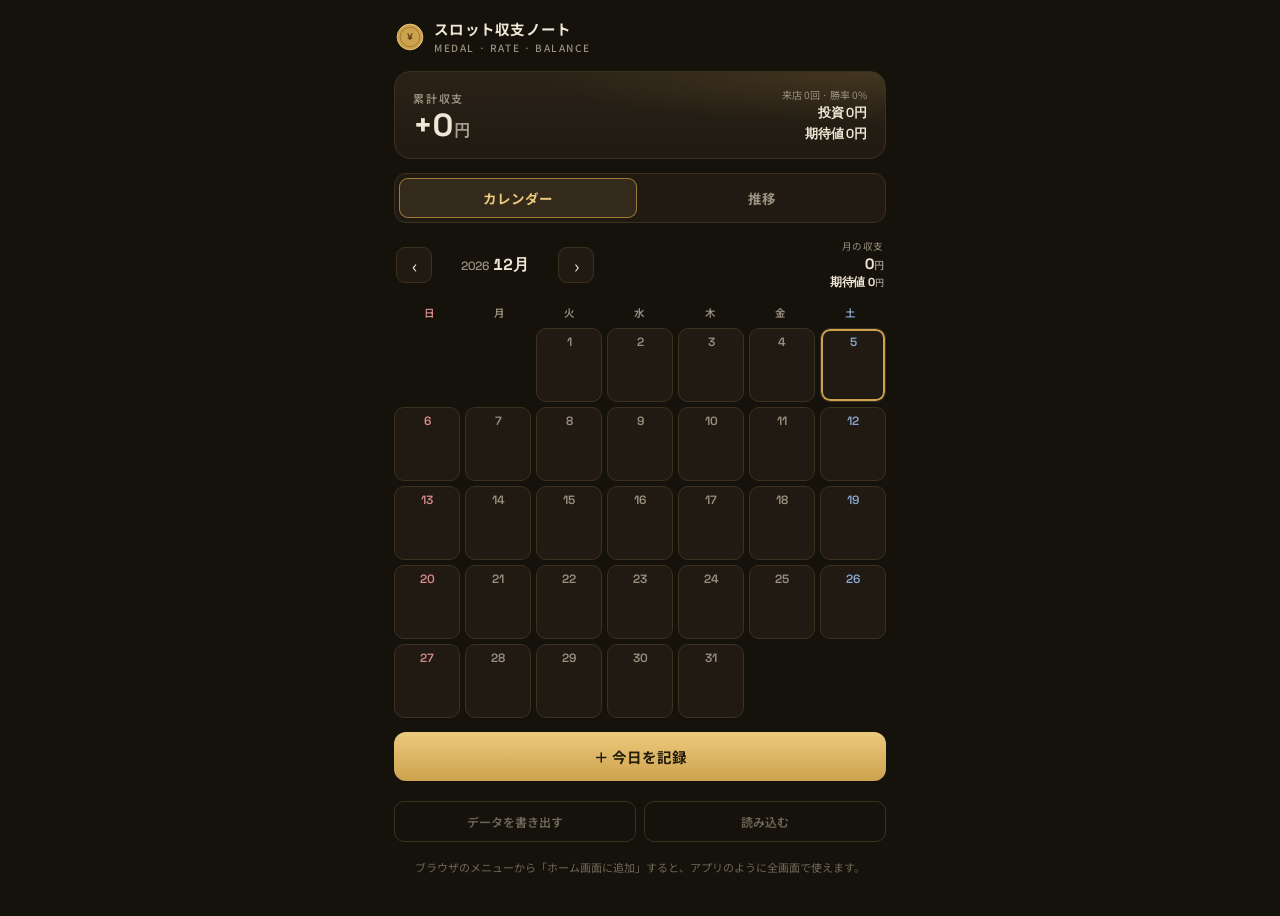
<file: index.html>
<!DOCTYPE html>
<html lang="ja">
<head>
<meta charset="UTF-8">
<meta name="viewport" content="width=device-width, initial-scale=1, viewport-fit=cover">
<meta name="theme-color" content="#15120c">
<meta name="apple-mobile-web-app-capable" content="yes">
<meta name="mobile-web-app-capable" content="yes">
<meta name="apple-mobile-web-app-status-bar-style" content="black-translucent">
<meta name="apple-mobile-web-app-title" content="収支ノート">
<title>スロット収支ノート</title>
<link rel="apple-touch-icon" href="data:image/svg+xml,%3Csvg xmlns='http://www.w3.org/2000/svg' viewBox='0 0 100 100'%3E%3Crect width='100' height='100' rx='22' fill='%2315120c'/%3E%3Ccircle cx='50' cy='50' r='30' fill='%23cda24e' stroke='%23ecca7c' stroke-width='3'/%3E%3Ctext x='50' y='52' text-anchor='middle' dominant-baseline='central' font-family='sans-serif' font-size='30' font-weight='700' fill='%235e4715'%3E%C2%A5%3C/text%3E%3C/svg%3E">
<link rel="manifest" href="data:application/manifest+json,%7B%22name%22%3A%22%E3%82%B9%E3%83%AD%E3%83%83%E3%83%88%E5%8F%8E%E6%94%AF%E3%83%8E%E3%83%BC%E3%83%88%22%2C%22short_name%22%3A%22%E5%8F%8E%E6%94%AF%E3%83%8E%E3%83%BC%E3%83%88%22%2C%22display%22%3A%22standalone%22%2C%22background_color%22%3A%22%2315120c%22%2C%22theme_color%22%3A%22%2315120c%22%2C%22start_url%22%3A%22.%22%7D">
<link rel="stylesheet" href="style.css">
</head>
<body>
<div class="wrap">
  <div class="head">
    <svg class="coin" viewBox="0 0 100 100" fill="none" aria-hidden="true">
      <circle cx="50" cy="50" r="46" fill="#cda24e" stroke="#ecca7c" stroke-width="3"/>
      <circle cx="50" cy="50" r="35" fill="none" stroke="#8f6e2c" stroke-width="2.5"/>
      <text x="50" y="50" text-anchor="middle" dominant-baseline="central" font-family="'Space Grotesk',sans-serif" font-size="34" font-weight="700" fill="#5e4715">¥</text>
    </svg>
    <div class="title">スロット収支ノート<small>MEDAL · RATE · BALANCE</small></div>
  </div>
  <div id="app"></div>
</div>
<input id="importer" type="file" accept="application/json" style="display:none">
<div id="modal-root"></div>
<div id="toast-root"></div>

<script src="app.js"></script>
</body>
</html>
</file>
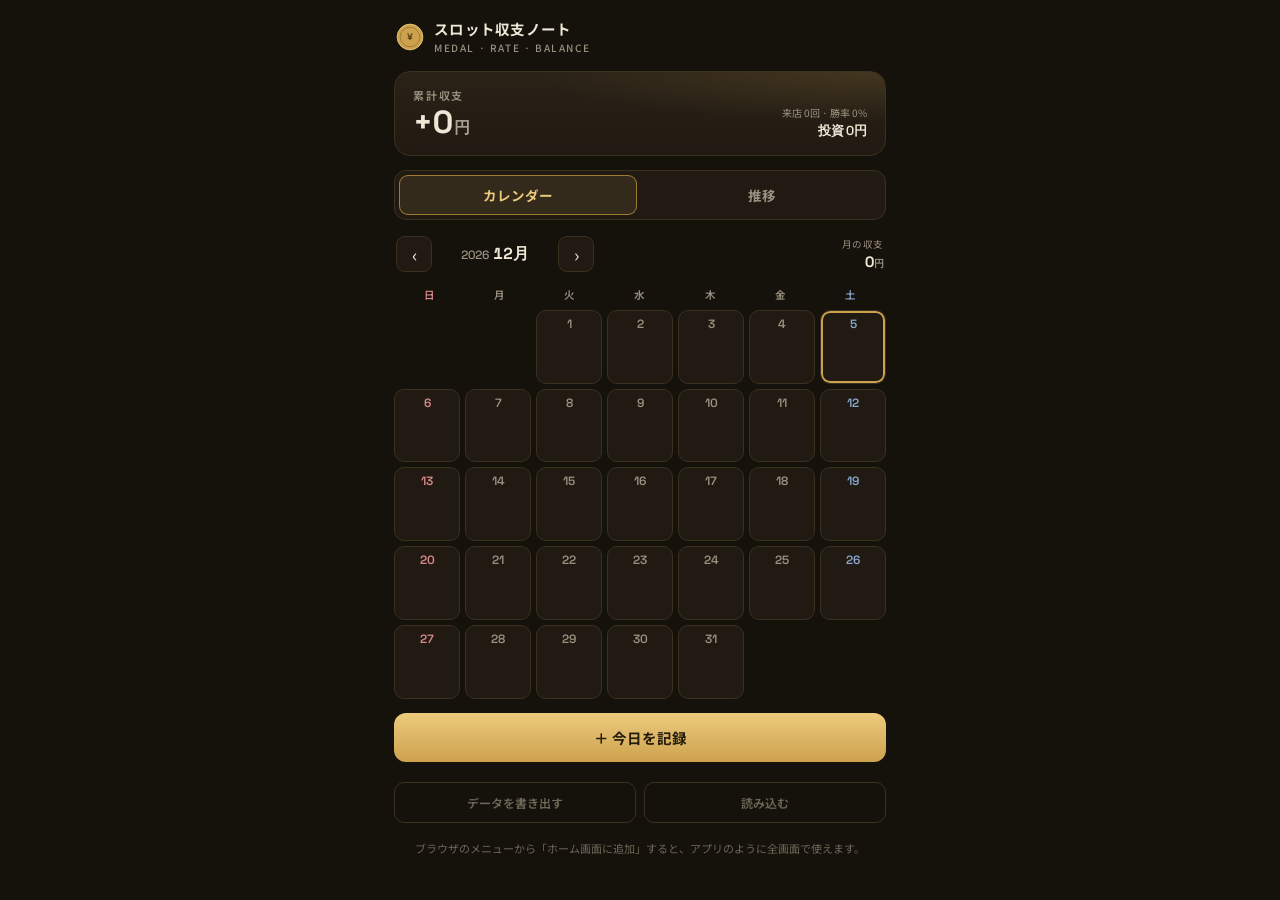
<file: slot-shushi.html>
<!DOCTYPE html>
<html lang="ja">
<head>
<meta charset="UTF-8">
<meta name="viewport" content="width=device-width, initial-scale=1, viewport-fit=cover">
<meta name="theme-color" content="#15120c">
<meta name="apple-mobile-web-app-capable" content="yes">
<meta name="mobile-web-app-capable" content="yes">
<meta name="apple-mobile-web-app-status-bar-style" content="black-translucent">
<meta name="apple-mobile-web-app-title" content="収支ノート">
<title>スロット収支ノート</title>
<link rel="apple-touch-icon" href="data:image/svg+xml,%3Csvg xmlns='http://www.w3.org/2000/svg' viewBox='0 0 100 100'%3E%3Crect width='100' height='100' rx='22' fill='%2315120c'/%3E%3Ccircle cx='50' cy='50' r='30' fill='%23cda24e' stroke='%23ecca7c' stroke-width='3'/%3E%3Ctext x='50' y='52' text-anchor='middle' dominant-baseline='central' font-family='sans-serif' font-size='30' font-weight='700' fill='%235e4715'%3E%C2%A5%3C/text%3E%3C/svg%3E">
<link rel="manifest" href="data:application/manifest+json,%7B%22name%22%3A%22%E3%82%B9%E3%83%AD%E3%83%83%E3%83%88%E5%8F%8E%E6%94%AF%E3%83%8E%E3%83%BC%E3%83%88%22%2C%22short_name%22%3A%22%E5%8F%8E%E6%94%AF%E3%83%8E%E3%83%BC%E3%83%88%22%2C%22display%22%3A%22standalone%22%2C%22background_color%22%3A%22%2315120c%22%2C%22theme_color%22%3A%22%2315120c%22%2C%22start_url%22%3A%22.%22%7D">
<style>
@import url('https://fonts.googleapis.com/css2?family=Space+Grotesk:wght@400;500;600;700&family=Noto+Sans+JP:wght@400;500;700&display=swap');

*{ box-sizing:border-box; -webkit-tap-highlight-color:transparent; }
:root{
  --bg:#15120c; --panel:#201a12; --panel2:#2a2217; --raised:#332a1c;
  --gold:#cda24e; --gold-bri:#ecca7c; --gold-deep:#a07b32;
  --ink:#efe7d6; --ink-dim:#9b9180; --ink-faint:#6f6757;
  --plus:#73c79b; --plus-bg:rgba(115,199,155,0.13);
  --minus:#e3737e; --minus-bg:rgba(227,115,126,0.12);
  --line:#3a311f;
}
html,body{ margin:0; padding:0; background:var(--bg); }
body{
  color:var(--ink);
  font-family:'Noto Sans JP','Space Grotesk',system-ui,-apple-system,sans-serif;
  -webkit-font-smoothing:antialiased; min-height:100vh;
  min-height:100dvh; overflow-x:hidden;
}
.num{ font-family:'Space Grotesk',system-ui,sans-serif; font-variant-numeric:tabular-nums; letter-spacing:-0.01em; }
.wrap{
  max-width:520px; margin:0 auto;
  padding:calc(18px + env(safe-area-inset-top)) 14px calc(40px + env(safe-area-inset-bottom));
}
.is-plus{ color:var(--plus); } .is-minus{ color:var(--minus); } .is-flat{ color:var(--ink); }
button{ font-family:inherit; }

.head{ display:flex; align-items:center; gap:10px; margin-bottom:16px; padding:0 2px; }
.coin{ width:28px; height:28px; flex:none; }
.title{ font-size:14.5px; font-weight:700; letter-spacing:0.02em; }
.title small{ display:block; font-size:10px; font-weight:500; color:var(--ink-dim); letter-spacing:0.16em; margin-top:1px; }

.warn{ background:var(--minus-bg); border:1px solid var(--minus); border-radius:11px; padding:10px 13px; font-size:11.5px; line-height:1.6; margin-bottom:14px; color:var(--ink); }

.hero{
  position:relative; overflow:hidden;
  background:
    radial-gradient(120% 100% at 100% 0%, rgba(205,162,78,0.16), transparent 60%),
    linear-gradient(180deg, var(--panel2), var(--panel));
  border:1px solid var(--line); border-radius:16px; padding:15px 18px; margin-bottom:14px;
  display:flex; align-items:flex-end; justify-content:space-between; gap:10px;
}
.hero .lab{ font-size:11px; letter-spacing:0.16em; color:var(--ink-dim); font-weight:600; }
.hero .amt{ font-size:32px; font-weight:700; line-height:1.05; margin-top:3px; }
.hero .amt .y{ font-size:16px; font-weight:600; opacity:0.65; margin-left:2px; }
.hero .side{ text-align:right; flex:none; }
.hero .side .k{ font-size:10px; color:var(--ink-dim); }
.hero .side .v{ font-size:13px; font-weight:600; margin-top:2px; color:var(--ink); }

.tabs{ display:flex; gap:6px; background:var(--panel); border:1px solid var(--line); border-radius:12px; padding:4px; margin-bottom:16px; }
.tab{ flex:1; border:none; background:transparent; color:var(--ink-dim); border-radius:9px; padding:10px; font-size:13.5px; font-weight:700; cursor:pointer; transition:all .14s; }
.tab.on{ background:var(--raised); color:var(--gold-bri); box-shadow:inset 0 0 0 1px var(--gold-deep); }

.mnav{ display:flex; align-items:center; justify-content:space-between; margin-bottom:12px; padding:0 2px; }
.mnav .nav{ display:flex; align-items:center; gap:4px; }
.mnav .navbtn{ width:36px; height:36px; border-radius:9px; border:1px solid var(--line); background:var(--panel); color:var(--ink); font-size:18px; cursor:pointer; display:flex; align-items:center; justify-content:center; }
.mnav .navbtn:active{ background:var(--raised); }
.mnav .ym{ font-size:16px; font-weight:700; min-width:118px; text-align:center; }
.mnav .ym .yy{ font-size:12px; color:var(--ink-dim); font-weight:500; margin-right:5px; }
.mnav .msum{ text-align:right; }
.mnav .msum .k{ font-size:9.5px; color:var(--ink-dim); letter-spacing:0.06em; }
.mnav .msum .v{ font-size:15px; font-weight:700; margin-top:1px; }

.wd{ display:grid; grid-template-columns:repeat(7,1fr); margin-bottom:5px; }
.wd span{ text-align:center; font-size:10.5px; font-weight:600; color:var(--ink-dim); padding:3px 0; }
.wd span.sun{ color:#d98a8a; } .wd span.sat{ color:#88a6cf; }
.cal{ display:grid; grid-template-columns:repeat(7,1fr); gap:5px; }
.cell{
  aspect-ratio:1/1.12; border:1px solid var(--line); border-radius:10px; background:var(--panel);
  display:flex; flex-direction:column; align-items:center; padding:5px 2px 3px; cursor:pointer;
  position:relative; overflow:hidden; transition:transform .06s;
}
.cell:active{ transform:scale(0.95); }
.cell.empty{ border:none; background:transparent; pointer-events:none; }
.cell.pos{ background:var(--plus-bg); border-color:rgba(115,199,155,0.3); }
.cell.neg{ background:var(--minus-bg); border-color:rgba(227,115,126,0.3); }
.cell.today{ box-shadow:inset 0 0 0 2px var(--gold); }
.cd{ font-size:12px; font-weight:600; color:var(--ink-dim); font-family:'Space Grotesk',sans-serif; }
.cell.pos .cd, .cell.neg .cd{ color:var(--ink); }
.cd.dow0{ color:#d98a8a; } .cd.dow6{ color:#88a6cf; }
.camt{ margin-top:auto; font-size:11.5px; font-weight:700; font-family:'Space Grotesk',sans-serif; font-variant-numeric:tabular-nums; line-height:1; padding-bottom:1px; }
.camt.pos{ color:var(--plus); } .camt.neg{ color:var(--minus); }
.dots{ position:absolute; top:4px; right:5px; font-size:8.5px; font-weight:700; color:var(--gold); background:var(--raised); border-radius:5px; padding:0 3px; line-height:14px; }

.bigbtn{ width:100%; margin-top:14px; border:none; border-radius:12px; padding:14px; font-size:14.5px; font-weight:700; cursor:pointer; background:linear-gradient(180deg,var(--gold-bri),var(--gold)); color:#241c0c; }
.bigbtn:active{ filter:brightness(0.95); }

.stats{ display:grid; grid-template-columns:repeat(4,1fr); gap:7px; margin-bottom:18px; }
.stat{ background:var(--panel); border:1px solid var(--line); border-radius:11px; padding:10px 6px; text-align:center; }
.stat .k{ font-size:9.5px; color:var(--ink-dim); }
.stat .v{ font-size:16px; font-weight:700; margin-top:4px; } .stat .v .u{ font-size:10px; color:var(--ink-faint); margin-left:1px; }
.card{ background:var(--panel); border:1px solid var(--line); border-radius:14px; padding:15px 14px; margin-bottom:14px; }
.card h3{ font-size:12.5px; font-weight:700; margin:0 0 12px; letter-spacing:0.02em; }
.chart{ width:100%; display:block; }
.blank{ text-align:center; color:var(--ink-faint); font-size:12px; padding:24px 0; }

.foot{ margin-top:20px; display:flex; gap:8px; }
.foot button{ flex:1; background:transparent; border:1px solid var(--line); color:var(--ink-faint); border-radius:10px; padding:11px; font-size:12px; font-weight:600; cursor:pointer; }
.foot button:active{ background:var(--panel); }
.tip{ text-align:center; font-size:11px; color:var(--ink-faint); margin-top:16px; line-height:1.7; }

.modal-bg{ position:fixed; inset:0; background:rgba(8,6,3,0.62); -webkit-backdrop-filter:blur(2px); backdrop-filter:blur(2px); display:flex; align-items:flex-end; justify-content:center; z-index:40; animation:fade .15s ease; }
.modal{
  width:100%; max-width:520px; max-height:92vh; max-height:92dvh; overflow-y:auto;
  background:var(--bg); border:1px solid var(--line); border-bottom:none; border-radius:20px 20px 0 0;
  padding:18px 16px calc(28px + env(safe-area-inset-bottom)); animation:slideup .22s cubic-bezier(.2,.8,.2,1);
  -webkit-overflow-scrolling:touch;
}
@keyframes fade{ from{opacity:0} to{opacity:1} }
@keyframes slideup{ from{transform:translateY(26px)} to{transform:translateY(0)} }
.mhead{ display:flex; align-items:center; justify-content:space-between; margin-bottom:14px; }
.mhead .dt{ font-size:18px; font-weight:700; }
.mhead .dt .w{ font-size:13px; color:var(--ink-dim); margin-left:6px; font-weight:500; }
.mhead .dt .dp{ font-size:13px; font-weight:700; margin-left:10px; }
.mhead .x{ width:34px; height:34px; border-radius:9px; border:1px solid var(--line); background:transparent; color:var(--ink-dim); font-size:19px; cursor:pointer; }
.mhead .x:active{ background:var(--panel); }

.daylist{ display:flex; flex-direction:column; gap:7px; margin-bottom:14px; }
.di{ display:flex; align-items:center; gap:11px; background:var(--panel); border:1px solid var(--line); border-radius:11px; padding:10px 13px; }
.di.editing{ border-color:var(--gold); box-shadow:0 0 0 2px rgba(205,162,78,0.14); }
.di .mid{ flex:1; min-width:0; cursor:pointer; }
.di .shop{ font-size:13.5px; font-weight:600; white-space:nowrap; overflow:hidden; text-overflow:ellipsis; }
.di .shop .nn{ color:var(--ink-faint); font-weight:500; }
.di .shop .rl{ font-size:10px; color:var(--ink-faint); font-weight:500; }
.di .sub{ font-size:10.5px; color:var(--ink-dim); margin-top:2px; font-variant-numeric:tabular-nums; }
.di .sub b{ color:var(--ink); }
.di .amt{ font-size:15px; font-weight:700; flex:none; }
.di .del{ width:30px; height:30px; border-radius:7px; border:1px solid var(--line); background:transparent; color:var(--ink-faint); font-size:15px; cursor:pointer; flex:none; }
.di .del:active{ background:var(--panel); }

.fhead{ font-size:12px; font-weight:700; color:var(--ink-dim); margin:2px 2px 10px; letter-spacing:0.03em; }
.row{ display:flex; gap:9px; margin-bottom:11px; }
.field{ flex:1; min-width:0; }
.field label{ display:block; font-size:11px; color:var(--ink-dim); margin-bottom:5px; font-weight:500; }
.field label em{ font-style:normal; color:var(--gold); font-size:9.5px; font-weight:700; margin-left:5px; padding:1px 5px; border:1px solid var(--gold-deep); border-radius:5px; vertical-align:1px; }
.inp{ width:100%; background:var(--panel); border:1px solid var(--line); border-radius:10px; color:var(--ink); padding:12px; font-size:16px; font-weight:600; font-family:'Space Grotesk',sans-serif; font-variant-numeric:tabular-nums; outline:none; transition:border-color .15s, box-shadow .15s; }
.inp::placeholder{ color:var(--ink-faint); font-weight:500; }
.inp:focus{ border-color:var(--gold); box-shadow:0 0 0 3px rgba(205,162,78,0.14); }
.inp.text{ font-family:'Noto Sans JP',sans-serif; font-size:16px; }
.suffix{ position:relative; }
.suffix .s{ position:absolute; right:12px; top:50%; transform:translateY(-50%); font-size:12px; color:var(--ink-faint); pointer-events:none; font-weight:500; }
.suffix .inp{ padding-right:32px; }

.rates{ display:flex; flex-wrap:wrap; gap:6px; }
.chip{ border:1px solid var(--line); background:var(--panel); color:var(--ink-dim); border-radius:999px; padding:8px 13px; font-size:13px; font-weight:600; cursor:pointer; transition:all .12s; }
.chip:active{ background:var(--raised); }
.chip.on{ background:var(--gold); border-color:var(--gold); color:#241c0c; }
.chip.custom{ display:flex; align-items:center; gap:4px; padding:4px 7px 4px 12px; }
.chip.custom input{ width:40px; background:transparent; border:none; outline:none; color:inherit; font-size:13px; font-weight:700; text-align:right; font-family:'Space Grotesk',sans-serif; }
.chip.custom.on input{ color:#241c0c; }
.chip.custom input::placeholder{ color:var(--ink-faint); }

.preview{ margin-top:13px; padding:13px 14px; border-radius:12px; background:linear-gradient(180deg, var(--raised), var(--panel2)); border:1px solid var(--line); display:flex; align-items:center; justify-content:space-between; gap:10px; }
.preview .pk{ font-size:11px; color:var(--ink-dim); }
.preview .calc{ font-size:10.5px; color:var(--ink-faint); margin-top:3px; font-variant-numeric:tabular-nums; }
.preview .pv{ font-size:24px; font-weight:700; flex:none; } .preview .pv .y{ font-size:12px; opacity:.6; margin-left:2px; }

.save{ width:100%; margin-top:13px; border:none; border-radius:11px; padding:14px; font-size:14.5px; font-weight:700; cursor:pointer; background:linear-gradient(180deg,var(--gold-bri),var(--gold)); color:#241c0c; }
.save:active{ filter:brightness(0.95); }
.cancel{ width:100%; margin-top:8px; border:1px solid var(--line); border-radius:11px; padding:12px; font-size:13px; font-weight:600; cursor:pointer; background:transparent; color:var(--ink-dim); }

.toast{ position:fixed; left:50%; bottom:calc(26px + env(safe-area-inset-bottom)); transform:translateX(-50%); background:var(--raised); border:1px solid var(--gold-deep); color:var(--ink); padding:11px 20px; border-radius:999px; font-size:13px; font-weight:600; box-shadow:0 8px 30px rgba(0,0,0,0.4); z-index:60; animation:fade .2s ease; }

@media (prefers-reduced-motion: reduce){ *{ animation:none !important; transition:none !important; } }
</style>
</head>
<body>
<div class="wrap">
  <div class="head">
    <svg class="coin" viewBox="0 0 100 100" fill="none" aria-hidden="true">
      <circle cx="50" cy="50" r="46" fill="#cda24e" stroke="#ecca7c" stroke-width="3"/>
      <circle cx="50" cy="50" r="35" fill="none" stroke="#8f6e2c" stroke-width="2.5"/>
      <text x="50" y="50" text-anchor="middle" dominant-baseline="central" font-family="'Space Grotesk',sans-serif" font-size="34" font-weight="700" fill="#5e4715">¥</text>
    </svg>
    <div class="title">スロット収支ノート<small>MEDAL · RATE · BALANCE</small></div>
  </div>
  <div id="app"></div>
</div>
<input id="importer" type="file" accept="application/json" style="display:none">
<div id="modal-root"></div>
<div id="toast-root"></div>

<script>
"use strict";
// ===== 定数 =====
var RATE_PRESETS = [
  { label:"等価", per100:5 }, { label:"5.6枚", per100:5.6 }, { label:"5.8枚", per100:5.8 },
  { label:"6枚", per100:6 }, { label:"6.5枚", per100:6.5 }, { label:"7枚", per100:7 }
];
var SAVE_UNIT = 20;
var WD = ["日","月","火","水","木","金","土"];

// ===== ヘルパー =====
function unitPrice(p){ return 100 / p; }
function pad(n){ return String(n).padStart(2,"0"); }
function yen(n){ return Math.round(n).toLocaleString("ja-JP"); }
function signedYen(n){ return (n>0?"+":n<0?"−":"") + yen(Math.abs(n)); }
function todayStr(){ var d=new Date(); return d.getFullYear()+"-"+pad(d.getMonth()+1)+"-"+pad(d.getDate()); }
function esc(s){ return String(s).replace(/[&<>"]/g, function(c){ return {"&":"&amp;","<":"&lt;",">":"&gt;",'"':"&quot;"}[c]; }); }
function compact(n){
  if(!n) return "";
  var a=Math.abs(n), sign=n>0?"+":"−";
  if(a>=10000){ var v=a/10000; return sign + (v>=10?Math.round(v):(v.toFixed(1).replace(/\.0$/,""))) + "万"; }
  return sign + a;
}
function endTotal(s){
  if(s.cashOutMedals===undefined && s.saveMedals===undefined && s.endMedals!==undefined) return Number(s.endMedals||0);
  return Number(s.cashOutMedals||0) + Number(s.saveMedals||0);
}
function sessionProfit(s){
  var u=unitPrice(Number(s.per100)||5), start=Number(s.startMedals||0), cash=Number(s.cashIn||0);
  if(s.cashOutMedals===undefined && s.saveMedals===undefined && s.endMedals!==undefined){
    return (Number(s.endMedals||0)-start)*u - cash;
  }
  return Number(s.cashOutMedals||0)*u + Number(s.saveMedals||0)*SAVE_UNIT - start*SAVE_UNIT - cash;
}
function buildCalendar(y,m){
  var startDow=new Date(y,m,1).getDay(), days=new Date(y,m+1,0).getDate(), c=[];
  for(var i=0;i<startDow;i++) c.push(null);
  for(var d=1;d<=days;d++) c.push(d);
  while(c.length%7!==0) c.push(null);
  return c;
}
function cls(n){ return n>0?"is-plus":n<0?"is-minus":"is-flat"; }

// ===== ストレージ =====
var STORE_OK = (function(){ try{ localStorage.setItem("__t","1"); localStorage.removeItem("__t"); return true; }catch(e){ return false; } })();
function loadSessions(){ try{ var r=localStorage.getItem("sessions"); return r?JSON.parse(r):[]; }catch(e){ return []; } }
function saveSessions(){ if(!STORE_OK) return; try{ localStorage.setItem("sessions", JSON.stringify(state.sessions)); }catch(e){} }
function loadRate(){ try{ var r=localStorage.getItem("lastRate"); return r?Number(r):5; }catch(e){ return 5; } }
function saveRate(p){ if(!STORE_OK) return; try{ localStorage.setItem("lastRate", String(p)); }catch(e){} }

// ===== 状態 =====
var now = new Date();
var state = {
  sessions: loadSessions(),
  tab: "calendar",
  viewYear: now.getFullYear(),
  viewMonth: now.getMonth(),
  defaultRate: loadRate(),
  selectedDate: null,
  form: null
};
function blankForm(date, per100){
  return { id:null, date:date, shop:"", startMedals:"", cashIn:"", cashOutMedals:"", saveMedals:"", per100:per100, customRate:"" };
}

// ===== 集計 =====
function byDate(){
  var m={}; state.sessions.forEach(function(s){ (m[s.date]=m[s.date]||[]).push(s); }); return m;
}
function computeStats(){
  var profit=0, cash=0, dayMap={};
  state.sessions.forEach(function(s){ var p=sessionProfit(s); profit+=p; cash+=Number(s.cashIn||0); dayMap[s.date]=(dayMap[s.date]||0)+p; });
  var days=Object.keys(dayMap).map(function(k){ return dayMap[k]; });
  var wins=days.filter(function(v){ return v>0; }).length;
  return { profit:profit, cash:cash, played:days.length, wins:wins, winRate:days.length?Math.round(wins/days.length*100):0 };
}

// ===== フォーム計算 =====
function activePer100(){ return state.form.per100==="custom" ? (Number(state.form.customRate)||0) : Number(state.form.per100); }
function formProfit(){
  var p=activePer100(); if(p<=0) return 0;
  var u=unitPrice(p), f=state.form;
  return Number(f.cashOutMedals||0)*u + Number(f.saveMedals||0)*SAVE_UNIT - Number(f.startMedals||0)*SAVE_UNIT - Number(f.cashIn||0);
}

// ===== レンダリング =====
var app = document.getElementById("app");
var modalRoot = document.getElementById("modal-root");

function render(){
  var st = computeStats();
  var h = "";
  if(!STORE_OK){
    h += '<div class="warn">この開き方ではデータが端末に保存されません。記録を残すには、後述の「データを書き出す」でバックアップするか、URL形式で開いてください。</div>';
  }
  // ヒーロー
  h += '<div class="hero"><div>'
    + '<div class="lab">累計収支</div>'
    + '<div class="amt num '+cls(st.profit)+'">'+(st.profit>=0?"+":"−")+yen(Math.abs(st.profit))+'<span class="y">円</span></div>'
    + '</div><div class="side">'
    + '<div class="k">来店 '+st.played+'回 · 勝率 '+st.winRate+'%</div>'
    + '<div class="v num">投資 '+yen(st.cash)+'円</div>'
    + '</div></div>';
  // タブ
  h += '<div class="tabs">'
    + '<button class="tab '+(state.tab==="calendar"?"on":"")+'" data-act="tab" data-tab="calendar">カレンダー</button>'
    + '<button class="tab '+(state.tab==="trend"?"on":"")+'" data-act="tab" data-tab="trend">推移</button>'
    + '</div>';
  h += state.tab==="calendar" ? renderCalendar() : renderTrend(st);
  app.innerHTML = h;
  if(state.tab==="trend") drawCharts();
}

function renderCalendar(){
  var bd=byDate(), cells=buildCalendar(state.viewYear, state.viewMonth);
  var prefix=state.viewYear+"-"+pad(state.viewMonth+1);
  var monthProfit=0;
  state.sessions.forEach(function(s){ if(s.date && s.date.indexOf(prefix)===0) monthProfit+=sessionProfit(s); });
  var today=todayStr();

  var h='<div class="mnav"><div class="nav">'
    + '<button class="navbtn" data-act="prev">‹</button>'
    + '<div class="ym num"><span class="yy">'+state.viewYear+'</span>'+(state.viewMonth+1)+'月</div>'
    + '<button class="navbtn" data-act="next">›</button>'
    + '</div><div class="msum"><div class="k">月の収支</div>'
    + '<div class="v num '+cls(monthProfit)+'">'+signedYen(monthProfit)+'<span style="font-size:10px;opacity:.6">円</span></div>'
    + '</div></div>';

  h+='<div class="wd">';
  for(var i=0;i<7;i++) h+='<span class="'+(i===0?"sun":i===6?"sat":"")+'">'+WD[i]+'</span>';
  h+='</div><div class="cal">';

  cells.forEach(function(d,idx){
    if(d===null){ h+='<div class="cell empty"></div>'; return; }
    var key=state.viewYear+"-"+pad(state.viewMonth+1)+"-"+pad(d);
    var list=bd[key]||[], p=0;
    list.forEach(function(s){ p+=sessionProfit(s); });
    var has=list.length>0, tone=has?(p>0?"pos":p<0?"neg":""):"", dow=idx%7;
    h+='<button class="cell '+tone+(key===today?" today":"")+'" data-act="day" data-date="'+key+'">'
      + '<span class="cd dow'+dow+'">'+d+'</span>'
      + (has?'<span class="camt '+(p>0?"pos":p<0?"neg":"")+'">'+compact(p)+'</span>':'')
      + (list.length>1?'<span class="dots">'+list.length+'</span>':'')
      + '</button>';
  });
  h+='</div>';
  h+='<button class="bigbtn" data-act="today">＋ 今日を記録</button>';
  h+='<div class="foot">'
    + '<button data-act="export">データを書き出す</button>'
    + '<button data-act="import">読み込む</button>'
    + '</div>';
  h+='<div class="tip">ブラウザのメニューから「ホーム画面に追加」すると、アプリのように全画面で使えます。</div>';
  return h;
}

function renderTrend(st){
  var h='<div class="stats">'
    + '<div class="stat"><div class="k">来店</div><div class="v num">'+st.played+'<span class="u">回</span></div></div>'
    + '<div class="stat"><div class="k">勝ち</div><div class="v num">'+st.wins+'<span class="u">回</span></div></div>'
    + '<div class="stat"><div class="k">勝率</div><div class="v num">'+st.winRate+'<span class="u">%</span></div></div>'
    + '<div class="stat"><div class="k">投資</div><div class="v num" style="font-size:13px">'+yen(st.cash)+'</div></div>'
    + '</div>';
  h+='<div class="card"><h3>累計収支の推移</h3><div id="trendChart"></div></div>';
  h+='<div class="card"><h3>月別の収支</h3><div id="monthlyChart"></div></div>';
  return h;
}

// ===== チャート描画 =====
function drawCharts(){
  // 累計推移
  var sorted = state.sessions.slice().sort(function(a,b){ return a.date<b.date?-1:a.date>b.date?1:a.id-b.id; });
  var cum=0, pts=sorted.map(function(s){ cum+=sessionProfit(s); return cum; });
  var tc=document.getElementById("trendChart");
  if(pts.length<1){ tc.innerHTML='<div class="blank">記録するとここに推移が表示されます</div>'; }
  else{
    var W=480,H=150,padX=8,padY=14, data=pts.length===1?[0,pts[0]]:pts;
    var min=Math.min.apply(null,[0].concat(data)), max=Math.max.apply(null,[0].concat(data)), span=(max-min)||1;
    var X=function(i){ return padX+(i/((data.length-1)||1))*(W-padX*2); };
    var Y=function(v){ return padY+(1-(v-min)/span)*(H-padY*2); };
    var zeroY=Y(0), line="";
    data.forEach(function(v,i){ line+=(i===0?"M":"L")+X(i).toFixed(1)+","+Y(v).toFixed(1)+" "; });
    var area=line+"L"+X(data.length-1).toFixed(1)+","+zeroY.toFixed(1)+" L"+X(0).toFixed(1)+","+zeroY.toFixed(1)+" Z";
    var pos=data[data.length-1]>=0, col=pos?"var(--plus)":"var(--minus)";
    tc.innerHTML='<svg class="chart" viewBox="0 0 '+W+' '+H+'" preserveAspectRatio="none" style="height:150px">'
      + '<defs><linearGradient id="tg" x1="0" y1="0" x2="0" y2="1">'
      + '<stop offset="0%" stop-color="'+col+'" stop-opacity="0.28"/><stop offset="100%" stop-color="'+col+'" stop-opacity="0"/></linearGradient></defs>'
      + '<line x1="'+padX+'" y1="'+zeroY+'" x2="'+(W-padX)+'" y2="'+zeroY+'" stroke="var(--line)" stroke-width="1" stroke-dasharray="3 3" vector-effect="non-scaling-stroke"/>'
      + '<path d="'+area+'" fill="url(#tg)"/>'
      + '<path d="'+line+'" fill="none" stroke="'+col+'" stroke-width="2.5" stroke-linejoin="round" stroke-linecap="round" vector-effect="non-scaling-stroke"/>'
      + '</svg>';
  }
  // 月別
  var mm={}; state.sessions.forEach(function(s){ var k=s.date?s.date.slice(0,7):null; if(k) mm[k]=(mm[k]||0)+sessionProfit(s); });
  var months=Object.keys(mm).sort().slice(-6).map(function(k){ return [k,mm[k]]; });
  var mc=document.getElementById("monthlyChart");
  if(months.length<1){ mc.innerHTML='<div class="blank">記録するとここに月別収支が表示されます</div>'; return; }
  var mx=Math.max.apply(null,[1].concat(months.map(function(p){ return Math.abs(p[1]); })));
  var mh='<div style="display:flex;align-items:stretch;gap:8px;height:160px">';
  months.forEach(function(p){
    var v=p[1], ratio=Math.abs(v)/mx, isPos=v>=0;
    var bar = isPos
      ? '<div style="height:'+(ratio*50)+'%;margin-bottom:50%;background:linear-gradient(180deg,var(--plus),rgba(115,199,155,0.5));border-radius:4px 4px 0 0"></div>'
      : '<div style="height:'+(ratio*50)+'%;margin-top:50%;background:linear-gradient(180deg,rgba(227,115,126,0.5),var(--minus));border-radius:0 0 4px 4px"></div>';
    mh+='<div style="flex:1;display:flex;flex-direction:column">'
      + '<div style="flex:1;display:flex;flex-direction:column;justify-content:flex-end;position:relative">'
      + '<div style="position:absolute;bottom:50%;left:0;right:0;border-top:1px dashed var(--line)"></div>'+bar+'</div>'
      + '<div class="num" style="text-align:center;margin-top:6px">'
      + '<div style="font-size:10.5px;font-weight:700;color:'+(isPos?"var(--plus)":"var(--minus)")+'">'+compact(v)+'</div>'
      + '<div style="font-size:9.5px;color:var(--ink-dim);margin-top:2px">'+Number(p[0].slice(5,7))+'月</div>'
      + '</div></div>';
  });
  mh+='</div>';
  mc.innerHTML=mh;
}

// ===== モーダル =====
function openDay(dateKey){
  state.selectedDate=dateKey;
  state.form=blankForm(dateKey, state.defaultRate);
  renderModal();
}
function closeModal(){ state.selectedDate=null; modalRoot.innerHTML=""; }

function renderModal(){
  var date=state.selectedDate;
  var bd=byDate(), list=bd[date]||[], dayP=0;
  list.forEach(function(s){ dayP+=sessionProfit(s); });
  var wd=WD[new Date(Number(date.slice(0,4)),Number(date.slice(5,7))-1,Number(date.slice(8,10))).getDay()];

  var h='<div class="modal-bg" data-act="bg"><div class="modal" data-stop="1">';
  h+='<div class="mhead"><div class="dt num">'+Number(date.slice(5,7))+'月'+Number(date.slice(8,10))+'日'
    + '<span class="w">('+wd+')</span>'
    + (list.length>0?'<span class="dp '+cls(dayP)+'">'+signedYen(dayP)+'円</span>':'')
    + '</div><button class="x" data-act="close">×</button></div>';
  h+='<div id="daylist"></div>';
  h+='<div id="formArea"></div>';
  h+='</div></div>';
  modalRoot.innerHTML=h;
  renderDayList();
  renderForm();
}

function renderDayList(){
  var el=document.getElementById("daylist"); if(!el) return;
  var bd=byDate(), list=bd[state.selectedDate]||[];
  if(list.length===0){ el.innerHTML=""; return; }
  var h='<div class="daylist">';
  list.forEach(function(s){
    var p=sessionProfit(s), diff=endTotal(s)-Number(s.startMedals||0);
    var rl=(RATE_PRESETS.filter(function(r){ return r.per100===s.per100; })[0]||{label:s.per100+"枚"}).label;
    h+='<div class="di '+(state.form.id===s.id?"editing":"")+'">'
      + '<div class="mid" data-act="edit" data-id="'+s.id+'">'
      + '<div class="shop">'+(s.shop?esc(s.shop):'<span class="nn">店名なし</span>')+' <span class="rl">'+esc(rl)+'</span></div>'
      + '<div class="sub">差引 <b class="'+cls(diff)+'">'+(diff>=0?"+":"−")+yen(Math.abs(diff))+'枚</b>'
      + (Number(s.saveMedals)>0?' · 貯玉 <b>'+yen(s.saveMedals)+'枚</b>':'')
      + (Number(s.cashIn)>0?' · 現金 <b>'+yen(s.cashIn)+'円</b>':'')
      + '</div></div>'
      + '<div class="amt num '+cls(p)+'">'+signedYen(p)+'</div>'
      + '<button class="del" data-act="del" data-id="'+s.id+'">×</button>'
      + '</div>';
  });
  h+='</div>';
  el.innerHTML=h;
}

function renderForm(){
  var el=document.getElementById("formArea"); if(!el) return;
  var f=state.form, bd=byDate(), hasList=(bd[state.selectedDate]||[]).length>0;
  var headTxt=f.id?"記録を編集":(hasList?"この日にもう一件追加":"記録を追加");

  var chips="";
  RATE_PRESETS.forEach(function(r){
    chips+='<button type="button" class="chip '+(f.per100===r.per100?"on":"")+'" data-act="rate" data-rate="'+r.per100+'">'+r.label+'</button>';
  });
  chips+='<div class="chip custom '+(f.per100==="custom"?"on":"")+'" data-act="rate-custom">'
    + '<input type="number" inputmode="decimal" placeholder="?.?" value="'+esc(f.customRate)+'" data-field="customRate"><span>枚</span></div>';

  var h='<div class="fhead">'+headTxt+'</div>'
    + '<div class="row"><div class="field"><label>店名・機種（任意）</label>'
    + '<input class="inp text" type="text" placeholder="例：◯◯ホール" value="'+esc(f.shop)+'" data-field="shop"></div></div>'
    + '<div class="row">'
    + '<div class="field"><label>開始持ち玉（下ろした貯玉）</label><div class="suffix"><input class="inp" type="number" inputmode="numeric" placeholder="0" value="'+esc(f.startMedals)+'" data-field="startMedals"><span class="s">枚</span></div></div>'
    + '<div class="field"><label>追加の現金投資</label><div class="suffix"><input class="inp" type="number" inputmode="numeric" placeholder="0" value="'+esc(f.cashIn)+'" data-field="cashIn"><span class="s">円</span></div></div>'
    + '</div>'
    + '<div class="row">'
    + '<div class="field"><label>換金した枚数 <em>交換率</em></label><div class="suffix"><input class="inp" type="number" inputmode="numeric" placeholder="0" value="'+esc(f.cashOutMedals)+'" data-field="cashOutMedals"><span class="s">枚</span></div></div>'
    + '<div class="field"><label>貯玉に戻した枚数 <em>等価</em></label><div class="suffix"><input class="inp" type="number" inputmode="numeric" placeholder="0" value="'+esc(f.saveMedals)+'" data-field="saveMedals"><span class="s">枚</span></div></div>'
    + '</div>'
    + '<div class="field" style="margin-bottom:2px"><label>交換率</label><div class="rates">'+chips+'</div></div>'
    + '<div class="preview"><div><div class="pk">この記録の収支</div><div class="calc" id="calcTxt"></div></div>'
    + '<div class="pv num" id="pvVal"></div></div>'
    + '<button class="save" data-act="save">'+(f.id?"更新する":"記録する")+'</button>'
    + (f.id?'<button class="cancel" data-act="cancel">編集をやめる</button>':'');
  el.innerHTML=h;
  updatePreview();
}

function updatePreview(){
  var calc=document.getElementById("calcTxt"), pv=document.getElementById("pvVal");
  if(!calc||!pv) return;
  var p=activePer100(), f=state.form;
  if(p>0){
    var u=unitPrice(p);
    calc.textContent="換金"+Number(f.cashOutMedals||0)+"枚×"+u.toFixed(1)+" ＋ 貯玉"+Number(f.saveMedals||0)+"枚×20 − 元手"+Number(f.startMedals||0)+"枚×20 − 現金"+yen(Number(f.cashIn||0));
    var prof=formProfit();
    pv.className="pv num "+cls(prof);
    pv.innerHTML=signedYen(prof)+'<span class="y">円</span>';
  } else {
    calc.textContent="交換率を入力してください";
    pv.className="pv num is-flat"; pv.innerHTML='—<span class="y">円</span>';
  }
}
function updateChips(){
  var chips=document.querySelectorAll("#formArea .chip");
  chips.forEach(function(c){
    var on=false;
    if(c.classList.contains("custom")) on=state.form.per100==="custom";
    else on=String(state.form.per100)===c.getAttribute("data-rate");
    c.classList.toggle("on", on);
  });
}

// ===== アクション =====
function setRate(per100){
  state.form.per100=per100;
  if(per100!=="custom"){ state.defaultRate=per100; saveRate(per100); }
  updateChips(); updatePreview();
}
function doSave(){
  var p=activePer100(); var f=state.form;
  if(p<=0){ toast("交換率を入力してください"); return; }
  if(f.cashOutMedals===""&&f.saveMedals===""&&f.startMedals===""&&f.cashIn===""){ toast("枚数か金額を入力してください"); return; }
  var rec={ id:f.id||Date.now(), date:f.date, shop:(f.shop||"").trim(),
    startMedals:Number(f.startMedals||0), cashIn:Number(f.cashIn||0),
    cashOutMedals:Number(f.cashOutMedals||0), saveMedals:Number(f.saveMedals||0), per100:p };
  if(f.id){ state.sessions=state.sessions.map(function(s){ return s.id===f.id?rec:s; }); }
  else{ state.sessions.push(rec); }
  saveSessions();
  toast(f.id?"更新しました":"記録しました");
  state.form=blankForm(state.selectedDate, state.defaultRate);
  renderDayList(); renderForm(); render();
}
function editSession(id){
  var s=state.sessions.filter(function(x){ return x.id===id; })[0]; if(!s) return;
  var isPreset=RATE_PRESETS.some(function(r){ return r.per100===s.per100; });
  var legacy=s.cashOutMedals===undefined&&s.saveMedals===undefined&&s.endMedals!==undefined;
  state.form={ id:s.id, date:s.date, shop:s.shop||"",
    startMedals:String(s.startMedals||""), cashIn:String(s.cashIn||""),
    cashOutMedals:String(legacy?(s.endMedals||""):(s.cashOutMedals||"")),
    saveMedals:String(legacy?"":(s.saveMedals||"")),
    per100:isPreset?s.per100:"custom", customRate:isPreset?"":String(s.per100) };
  renderDayList(); renderForm();
  document.querySelector(".modal").scrollTo({top:document.getElementById("formArea").offsetTop-60,behavior:"smooth"});
}
function removeSession(id){
  state.sessions=state.sessions.filter(function(s){ return s.id!==id; });
  saveSessions();
  if(state.form.id===id) state.form=blankForm(state.selectedDate, state.defaultRate);
  renderDayList(); renderForm(); render();
}
function cancelEdit(){ state.form=blankForm(state.selectedDate, state.defaultRate); renderDayList(); renderForm(); }

function exportData(){
  var blob=new Blob([JSON.stringify(state.sessions,null,2)],{type:"application/json"});
  var url=URL.createObjectURL(blob), a=document.createElement("a");
  a.href=url; a.download="slot-shushi-"+todayStr()+".json"; document.body.appendChild(a); a.click();
  document.body.removeChild(a); URL.revokeObjectURL(url);
}
function importData(e){
  var file=e.target.files&&e.target.files[0]; if(!file) return;
  var reader=new FileReader();
  reader.onload=function(){
    try{ var arr=JSON.parse(reader.result); if(Array.isArray(arr)){ state.sessions=arr; saveSessions(); render(); toast("読み込みました"); } }
    catch(err){ toast("ファイルを読めませんでした"); }
  };
  reader.readAsText(file); e.target.value="";
}

var toastTimer=null;
function toast(msg){
  var r=document.getElementById("toast-root");
  r.innerHTML='<div class="toast">'+esc(msg)+'</div>';
  clearTimeout(toastTimer);
  toastTimer=setTimeout(function(){ r.innerHTML=""; }, 1800);
}

// ===== イベント =====
app.addEventListener("click", function(e){
  var t=e.target.closest("[data-act]"); if(!t) return;
  var act=t.getAttribute("data-act");
  if(act==="tab"){ state.tab=t.getAttribute("data-tab"); render(); }
  else if(act==="prev"){ if(--state.viewMonth<0){ state.viewMonth=11; state.viewYear--; } render(); }
  else if(act==="next"){ if(++state.viewMonth>11){ state.viewMonth=0; state.viewYear++; } render(); }
  else if(act==="day"){ openDay(t.getAttribute("data-date")); }
  else if(act==="today"){ state.viewYear=now.getFullYear(); state.viewMonth=now.getMonth(); render(); openDay(todayStr()); }
  else if(act==="export"){ exportData(); }
  else if(act==="import"){ document.getElementById("importer").click(); }
});
document.getElementById("importer").addEventListener("change", importData);

modalRoot.addEventListener("click", function(e){
  var t=e.target.closest("[data-act]");
  if(t){
    var act=t.getAttribute("data-act");
    if(act==="close"){ closeModal(); }
    else if(act==="bg" && e.target===t){ closeModal(); }
    else if(act==="rate"){ setRate(Number(t.getAttribute("data-rate"))); }
    else if(act==="rate-custom"){ setRate("custom"); var ci=t.querySelector("input"); if(ci) ci.focus(); }
    else if(act==="save"){ doSave(); }
    else if(act==="cancel"){ cancelEdit(); }
    else if(act==="edit"){ editSession(Number(t.getAttribute("data-id"))); }
    else if(act==="del"){ removeSession(Number(t.getAttribute("data-id"))); }
  }
});
modalRoot.addEventListener("input", function(e){
  var t=e.target.closest("[data-field]"); if(!t) return;
  var field=t.getAttribute("data-field");
  state.form[field]=t.value;
  if(field==="customRate" && state.form.per100!=="custom"){ state.form.per100="custom"; updateChips(); }
  updatePreview();
});

// ===== 起動 =====
render();
</script>
</body>
</html>
</file>
<file: style.css>
@import url('https://fonts.googleapis.com/css2?family=Space+Grotesk:wght@400;500;600;700&family=Noto+Sans+JP:wght@400;500;700&display=swap');

/* ===== ベース ===== */
*{ box-sizing:border-box; -webkit-tap-highlight-color:transparent; }
:root{
  --bg:#15120c; --panel:#201a12; --panel2:#2a2217; --raised:#332a1c;
  --gold:#cda24e; --gold-bri:#ecca7c; --gold-deep:#a07b32;
  --ink:#efe7d6; --ink-dim:#9b9180; --ink-faint:#6f6757;
  --plus:#73c79b; --plus-bg:rgba(115,199,155,0.13);
  --minus:#e3737e; --minus-bg:rgba(227,115,126,0.12);
  --line:#3a311f;
}
html,body{ margin:0; padding:0; background:var(--bg); }
body{
  color:var(--ink);
  font-family:'Noto Sans JP','Space Grotesk',system-ui,-apple-system,sans-serif;
  -webkit-font-smoothing:antialiased; min-height:100vh;
  min-height:100dvh; overflow-x:hidden;
}
.num{ font-family:'Space Grotesk',system-ui,sans-serif; font-variant-numeric:tabular-nums; letter-spacing:-0.01em; }
.wrap{
  max-width:520px; margin:0 auto;
  padding:calc(18px + env(safe-area-inset-top)) 14px calc(40px + env(safe-area-inset-bottom));
}
.is-plus{ color:var(--plus); } .is-minus{ color:var(--minus); } .is-flat{ color:var(--ink); }
button{ font-family:inherit; }

/* ===== ヘッダー・警告バナー ===== */
.head{ display:flex; align-items:center; gap:10px; margin-bottom:16px; padding:0 2px; }
.coin{ width:28px; height:28px; flex:none; }
.title{ font-size:14.5px; font-weight:700; letter-spacing:0.02em; }
.title small{ display:block; font-size:10px; font-weight:500; color:var(--ink-dim); letter-spacing:0.16em; margin-top:1px; }

.warn{ background:var(--minus-bg); border:1px solid var(--minus); border-radius:11px; padding:10px 13px; font-size:11.5px; line-height:1.6; margin-bottom:14px; color:var(--ink); }

/* ===== ヒーロー（累計収支カード） ===== */
.hero{
  position:relative; overflow:hidden;
  background:
    radial-gradient(120% 100% at 100% 0%, rgba(205,162,78,0.16), transparent 60%),
    linear-gradient(180deg, var(--panel2), var(--panel));
  border:1px solid var(--line); border-radius:16px; padding:15px 18px; margin-bottom:14px;
  display:flex; align-items:flex-end; justify-content:space-between; gap:10px;
}
.hero .lab{ font-size:11px; letter-spacing:0.16em; color:var(--ink-dim); font-weight:600; }
.hero .amt{ font-size:32px; font-weight:700; line-height:1.05; margin-top:3px; }
.hero .amt .y{ font-size:16px; font-weight:600; opacity:0.65; margin-left:2px; }
.hero .side{ text-align:right; flex:none; }
.hero .side .k{ font-size:10px; color:var(--ink-dim); }
.hero .side .v{ font-size:13px; font-weight:600; margin-top:2px; color:var(--ink); }

/* ===== カレンダー/推移タブの切り替え ===== */
.tabs{ display:flex; gap:6px; background:var(--panel); border:1px solid var(--line); border-radius:12px; padding:4px; margin-bottom:16px; }
.tab{ flex:1; border:none; background:transparent; color:var(--ink-dim); border-radius:9px; padding:10px; font-size:13.5px; font-weight:700; cursor:pointer; transition:all .14s; }
.tab.on{ background:var(--raised); color:var(--gold-bri); box-shadow:inset 0 0 0 1px var(--gold-deep); }

/* ===== 月ナビ（カレンダー見出し・月の収支） ===== */
.mnav{ display:flex; align-items:center; justify-content:space-between; margin-bottom:12px; padding:0 2px; }
.mnav .nav{ display:flex; align-items:center; gap:4px; }
.mnav .navbtn{ width:36px; height:36px; border-radius:9px; border:1px solid var(--line); background:var(--panel); color:var(--ink); font-size:18px; cursor:pointer; display:flex; align-items:center; justify-content:center; }
.mnav .navbtn:active{ background:var(--raised); }
.mnav .ym{ font-size:16px; font-weight:700; min-width:118px; text-align:center; cursor:pointer; border-radius:8px; padding:4px 6px; }
.mnav .ym:active{ background:var(--panel); }
.mnav .ym .yy{ font-size:12px; color:var(--ink-dim); font-weight:500; margin-right:5px; }
.mnav .msum{ text-align:right; }
.mnav .msum .k{ font-size:9.5px; color:var(--ink-dim); letter-spacing:0.06em; }
.mnav .msum .v{ font-size:15px; font-weight:700; margin-top:1px; }

/* ===== カレンダー本体（曜日見出し・日付セル） ===== */
.wd{ display:grid; grid-template-columns:repeat(7,1fr); margin-bottom:5px; }
.wd span{ text-align:center; font-size:10.5px; font-weight:600; color:var(--ink-dim); padding:3px 0; }
.wd span.sun{ color:#d98a8a; } .wd span.sat{ color:#88a6cf; }
.cal{ display:grid; grid-template-columns:repeat(7,1fr); gap:5px; }
.cell{
  aspect-ratio:1/1.12; border:1px solid var(--line); border-radius:10px; background:var(--panel);
  display:flex; flex-direction:column; align-items:center; padding:5px 2px 3px; cursor:pointer;
  position:relative; overflow:hidden; transition:transform .06s;
}
.cell:active{ transform:scale(0.95); }
.cell.empty{ border:none; background:transparent; pointer-events:none; }
.cell.pos{ background:var(--plus-bg); border-color:rgba(115,199,155,0.3); }
.cell.neg{ background:var(--minus-bg); border-color:rgba(227,115,126,0.3); }
.cell.today{ box-shadow:inset 0 0 0 2px var(--gold); }
.cd{ font-size:12px; font-weight:600; color:var(--ink-dim); font-family:'Space Grotesk',sans-serif; }
.cell.pos .cd, .cell.neg .cd{ color:var(--ink); }
.cd.dow0{ color:#d98a8a; } .cd.dow6{ color:#88a6cf; }
.camt{ margin-top:auto; font-size:11.5px; font-weight:700; font-family:'Space Grotesk',sans-serif; font-variant-numeric:tabular-nums; line-height:1; padding-bottom:1px; }
.camt.pos{ color:var(--plus); } .camt.neg{ color:var(--minus); }
.dots{ position:absolute; top:4px; right:5px; font-size:8.5px; font-weight:700; color:var(--gold); background:var(--raised); border-radius:5px; padding:0 3px; line-height:14px; }

/* ===== カレンダー下部のボタン・補足 ===== */
.bigbtn{ width:100%; margin-top:14px; border:none; border-radius:12px; padding:14px; font-size:14.5px; font-weight:700; cursor:pointer; background:linear-gradient(180deg,var(--gold-bri),var(--gold)); color:#241c0c; }
.bigbtn:active{ filter:brightness(0.95); }

/* ===== 推移タブ（統計カード・グラフ枠） ===== */
.stats{ display:grid; grid-template-columns:repeat(4,1fr); gap:7px; margin-bottom:18px; }
.stat{ background:var(--panel); border:1px solid var(--line); border-radius:11px; padding:10px 6px; text-align:center; }
.stat .k{ font-size:9.5px; color:var(--ink-dim); }
.stat .v{ font-size:16px; font-weight:700; margin-top:4px; } .stat .v .u{ font-size:10px; color:var(--ink-faint); margin-left:1px; }
.card{ background:var(--panel); border:1px solid var(--line); border-radius:14px; padding:15px 14px; margin-bottom:14px; }
.card h3{ font-size:12.5px; font-weight:700; margin:0 0 12px; letter-spacing:0.02em; }
.chart{ width:100%; display:block; }
.blank{ text-align:center; color:var(--ink-faint); font-size:12px; padding:24px 0; }

.foot{ margin-top:20px; display:flex; gap:8px; }
.foot button{ flex:1; background:transparent; border:1px solid var(--line); color:var(--ink-faint); border-radius:10px; padding:11px; font-size:12px; font-weight:600; cursor:pointer; }
.foot button:active{ background:var(--panel); }
.tip{ text-align:center; font-size:11px; color:var(--ink-faint); margin-top:16px; line-height:1.7; }

/* ===== モーダル共通（日別記録・年選択で共有） ===== */
.modal-bg{ position:fixed; inset:0; background:rgba(8,6,3,0.62); -webkit-backdrop-filter:blur(2px); backdrop-filter:blur(2px); display:flex; align-items:flex-end; justify-content:center; z-index:40; animation:fade .15s ease; }
.modal{
  width:100%; max-width:520px; max-height:92vh; max-height:92dvh; overflow-y:auto;
  background:var(--bg); border:1px solid var(--line); border-bottom:none; border-radius:20px 20px 0 0;
  padding:18px 16px calc(28px + env(safe-area-inset-bottom)); animation:slideup .22s cubic-bezier(.2,.8,.2,1);
  -webkit-overflow-scrolling:touch;
}
@keyframes fade{ from{opacity:0} to{opacity:1} }
@keyframes slideup{ from{transform:translateY(26px)} to{transform:translateY(0)} }
.mhead{ display:flex; align-items:center; justify-content:space-between; margin-bottom:14px; }
.mhead .dt{ font-size:18px; font-weight:700; }
.mhead .dt .w{ font-size:13px; color:var(--ink-dim); margin-left:6px; font-weight:500; }
.mhead .dt .dp{ font-size:13px; font-weight:700; margin-left:10px; }
.mhead .x{ width:34px; height:34px; border-radius:9px; border:1px solid var(--line); background:transparent; color:var(--ink-dim); font-size:19px; cursor:pointer; }
.mhead .x:active{ background:var(--panel); }

/* ===== 年間の月選択モーダル ===== */
.ypnav{ display:flex; align-items:center; justify-content:center; gap:14px; margin-bottom:14px; }
.ypnav .yy{ font-size:18px; font-weight:700; min-width:70px; text-align:center; }
.ypgrid{ display:grid; grid-template-columns:repeat(3,1fr); gap:8px; margin-bottom:6px; }
.ypcell{ background:var(--panel); border:1px solid var(--line); border-radius:11px; padding:10px 6px; text-align:center; cursor:pointer; color:var(--ink); }
.ypcell:active{ background:var(--raised); }
.ypcell.cur{ box-shadow:inset 0 0 0 2px var(--gold); }
.ypcell .m{ font-size:13px; font-weight:700; color:var(--ink); }
.ypcell .p{ font-size:10.5px; font-weight:600; margin-top:4px; font-variant-numeric:tabular-nums; }
.ypcell .p.is-flat{ color:var(--ink-faint); }

/* ===== 日別記録の一覧（モーダル内） ===== */
.daylist{ display:flex; flex-direction:column; gap:7px; margin-bottom:14px; }
.di{ display:flex; align-items:center; gap:11px; background:var(--panel); border:1px solid var(--line); border-radius:11px; padding:10px 13px; }
.di.editing{ border-color:var(--gold); box-shadow:0 0 0 2px rgba(205,162,78,0.14); }
.di .mid{ flex:1; min-width:0; cursor:pointer; }
.di .shop{ font-size:13.5px; font-weight:600; white-space:nowrap; overflow:hidden; text-overflow:ellipsis; }
.di .shop .nn{ color:var(--ink-faint); font-weight:500; }
.di .shop .rl{ font-size:10px; color:var(--ink-faint); font-weight:500; }
.di .sub{ font-size:10.5px; color:var(--ink-dim); margin-top:2px; font-variant-numeric:tabular-nums; }
.di .sub b{ color:var(--ink); }
.di .memo-line{ font-size:11px; color:var(--ink-dim); margin-top:5px; white-space:pre-wrap; line-height:1.5; word-break:break-word; }
.di .amt{ font-size:15px; font-weight:700; flex:none; }
.di .del{ width:30px; height:30px; border-radius:7px; border:1px solid var(--line); background:transparent; color:var(--ink-faint); font-size:15px; cursor:pointer; flex:none; }
.di .del:active{ background:var(--panel); }

/* ===== 記録フォーム（入力欄・サフィックス） ===== */
.fhead{ font-size:12px; font-weight:700; color:var(--ink-dim); margin:2px 2px 10px; letter-spacing:0.03em; }
.row{ display:flex; gap:9px; margin-bottom:11px; }
.field{ flex:1; min-width:0; }
.field label{ display:block; font-size:11px; color:var(--ink-dim); margin-bottom:5px; font-weight:500; }
.field label em{ font-style:normal; color:var(--gold); font-size:9.5px; font-weight:700; margin-left:5px; padding:1px 5px; border:1px solid var(--gold-deep); border-radius:5px; vertical-align:1px; }
.inp{ width:100%; background:var(--panel); border:1px solid var(--line); border-radius:10px; color:var(--ink); padding:12px; font-size:16px; font-weight:600; font-family:'Space Grotesk',sans-serif; font-variant-numeric:tabular-nums; outline:none; transition:border-color .15s, box-shadow .15s; }
.inp::placeholder{ color:var(--ink-faint); font-weight:500; }
.inp:focus{ border-color:var(--gold); box-shadow:0 0 0 3px rgba(205,162,78,0.14); }
.inp.text{ font-family:'Noto Sans JP',sans-serif; font-size:16px; }
.inp.memo{ min-height:60px; resize:vertical; line-height:1.5; }
.suffix{ position:relative; }
.suffix .s{ position:absolute; right:12px; top:50%; transform:translateY(-50%); font-size:12px; color:var(--ink-faint); pointer-events:none; font-weight:500; }
.suffix .inp{ padding-right:32px; }

/* ===== 交換率チップ ===== */
.rates{ display:flex; flex-wrap:wrap; gap:6px; }
.chip{ border:1px solid var(--line); background:var(--panel); color:var(--ink-dim); border-radius:999px; padding:8px 13px; font-size:13px; font-weight:600; cursor:pointer; transition:all .12s; }
.chip:active{ background:var(--raised); }
.chip.on{ background:var(--gold); border-color:var(--gold); color:#241c0c; }
.chip.custom{ display:flex; align-items:center; gap:4px; padding:4px 7px 4px 12px; }
.chip.custom input{ width:40px; background:transparent; border:none; outline:none; color:inherit; font-size:13px; font-weight:700; text-align:right; font-family:'Space Grotesk',sans-serif; }
.chip.custom.on input{ color:#241c0c; }
.chip.custom input::placeholder{ color:var(--ink-faint); }

/* ===== 収支プレビュー・保存ボタン ===== */
.preview{ margin-top:13px; padding:13px 14px; border-radius:12px; background:linear-gradient(180deg, var(--raised), var(--panel2)); border:1px solid var(--line); display:flex; align-items:center; justify-content:space-between; gap:10px; }
.preview .pk{ font-size:11px; color:var(--ink-dim); }
.preview .calc{ font-size:10.5px; color:var(--ink-faint); margin-top:3px; font-variant-numeric:tabular-nums; }
.preview .pv{ font-size:24px; font-weight:700; flex:none; } .preview .pv .y{ font-size:12px; opacity:.6; margin-left:2px; }

.save{ width:100%; margin-top:13px; border:none; border-radius:11px; padding:14px; font-size:14.5px; font-weight:700; cursor:pointer; background:linear-gradient(180deg,var(--gold-bri),var(--gold)); color:#241c0c; }
.save:active{ filter:brightness(0.95); }
.cancel{ width:100%; margin-top:8px; border:1px solid var(--line); border-radius:11px; padding:12px; font-size:13px; font-weight:600; cursor:pointer; background:transparent; color:var(--ink-dim); }

/* ===== トースト通知 ===== */
.toast{ position:fixed; left:50%; bottom:calc(26px + env(safe-area-inset-bottom)); transform:translateX(-50%); background:var(--raised); border:1px solid var(--gold-deep); color:var(--ink); padding:11px 20px; border-radius:999px; font-size:13px; font-weight:600; box-shadow:0 8px 30px rgba(0,0,0,0.4); z-index:60; animation:fade .2s ease; }

@media (prefers-reduced-motion: reduce){ *{ animation:none !important; transition:none !important; } }
</file>
